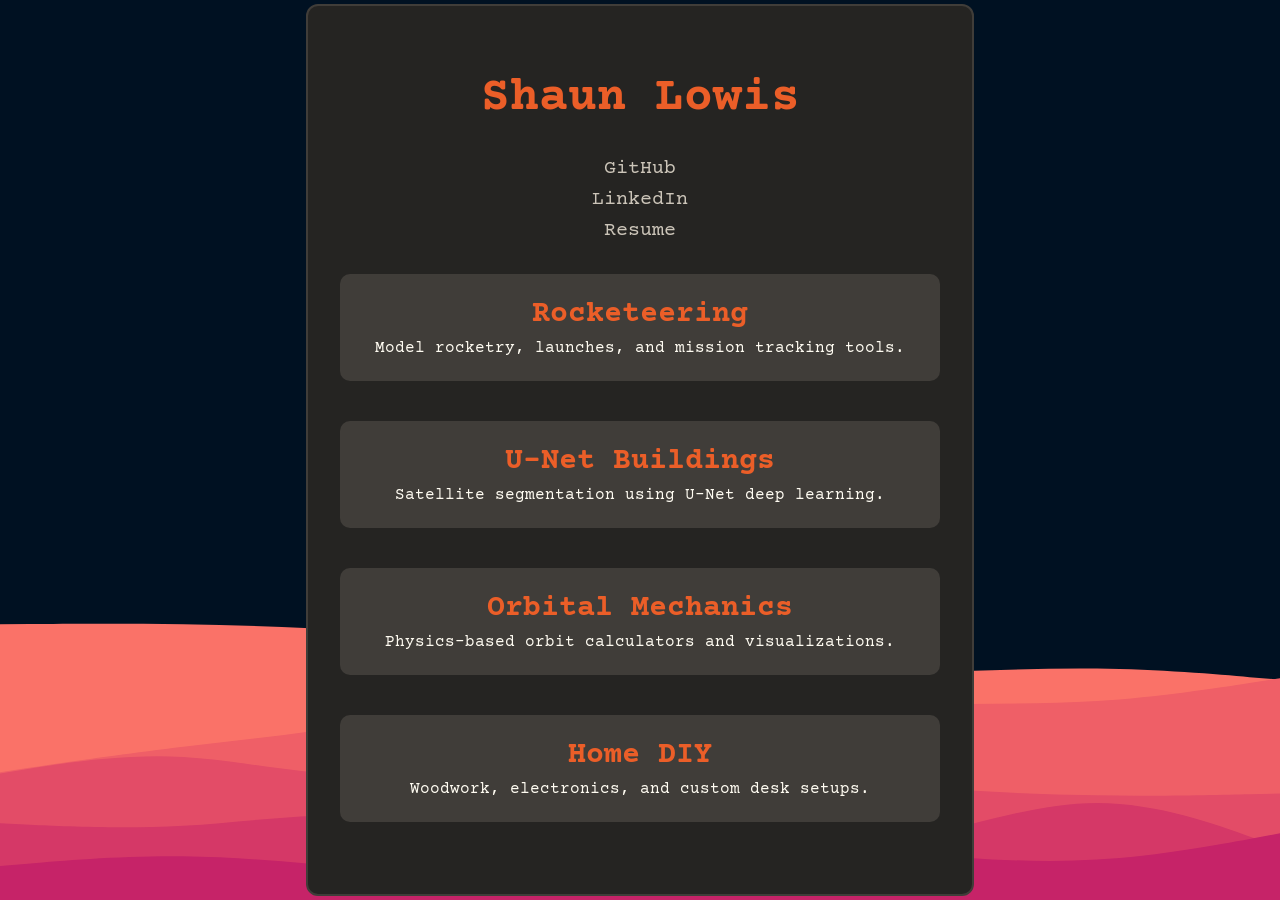
<file: old.html>
<!DOCTYPE html>
<html lang="en">
<head>
  <meta charset="UTF-8" />
  <meta name="viewport" content="width=device-width, initial-scale=0.85" />
  <title>Shaun Lowis</title>
  <link href="https://fonts.googleapis.com/css2?family=Courier+Prime&display=swap" rel="stylesheet">
  <link rel="stylesheet" href="styles.css" />
  <!-- https://www.svgrepo.com/ -->
  <link rel="icon" href="rocket.svg" sizes="any" type="image/svg+xml">
</head>
<body>
  <main>
    <h1>Shaun Lowis</h1>
    <ul>
      <li><a href="https://github.com/shaunlowis" target="_blank">GitHub</a></li>
      <li><a href="https://linkedin.com/in/shaunlowis" target="_blank">LinkedIn</a></li>
      <li><a href="/documents/CV.pdf" target="_blank">Resume</a></li>
    </ul>

    <section class="card">
      <a href="https://shaunlowis.github.io/rocketeering/" target="_blank">
        <div class="card-content">
          <i class="fas fa-rocket icon"></i>
          <h2>Rocketeering</h2>
          <p>Model rocketry, launches, and mission tracking tools.</p>
        </div>
      </a>
    </section>

    <section class="card">
      <a href="https://github.com/shaunlowis/UNET_buildings" target="_blank">
        <div class="card-content">
          <i class="fas fa-brain icon"></i>
          <h2>U-Net Buildings</h2>
          <p>Satellite segmentation using U-Net deep learning.</p>
        </div>
      </a>
    </section>

    <section class="card">
      <a href="https://github.com/shaunlowis/orbit-mech" target="_blank">
        <div class="card-content">
          <i class="fas fa-satellite icon"></i>
          <h2>Orbital Mechanics</h2>
          <p>Physics-based orbit calculators and visualizations.</p>
        </div>
      </a>
    </section>

    <section class="card">
      <a href="https://shaunlowis.github.io/home-diy/" target="_blank">
        <div class="card-content">
          <i class="fas fa-tools icon"></i>
          <h2>Home DIY</h2>
          <p>Woodwork, electronics, and custom desk setups.</p>
        </div>
      </a>
    </section>

  </main>
</body>
</html>
</file>
<file: styles.css>
/* body {
  margin: 0;
  padding: 0;
  font-family: 'Courier Prime', monospace;
  background-color: #252422;
  color: #FFFCF2;
  height: 100vh;
  display: flex;
  align-items: center;
  justify-content: center;
} */

body {
  margin: 0;
  padding: 0;
  font-family: 'Courier Prime', monospace;
  background-color: #252422; /* fallback color */
  background-image: url('layered-waves.svg'); /* https://app.haikei.app/ */
  background-repeat: no-repeat;
  background-position: center center;
  background-size: cover; /* or contain depending on your design */
  color: #FFFCF2;
  height: 100vh;
  display: flex;
  align-items: center;
  justify-content: center;
}

main {
  text-align: center;
  border: 2px solid #403D39;
  padding: 2rem;
  border-radius: 12px;
  background-color: #252422;
  width: 90%;
  max-width: 600px;
}

h1 {
  font-size: 3rem;
  color: #EB5E28;
  margin-bottom: 2rem;
}

ul {
  list-style: none;
  padding: 0;
  margin-bottom: 2rem;
}

li {
  margin: 0.5rem 0;
}

a {
  color: #CCC5B9;
  text-decoration: none;
  font-size: 1.25rem;
  transition: color 0.3s ease;
}

a:hover {
  color: #EB5E28;
}

/* --- Card preview block --- */
.card {
  background-color: #403D39;
  border-radius: 10px;
  padding: 1.5rem;
  transition: transform 0.3s ease;
  margin-bottom: 2.5rem !important;
}

.card:hover {
  transform: scale(1.02);
}

.card a {
  color: inherit;
  text-decoration: none;
}

.card-content h2 {
  color: #EB5E28;
  margin: 0 0 0.5rem 0;
}

.card-content p {
  color: #FFFCF2;
  margin: 0;
  font-size: 1rem;
}

.icon {
  font-size: 2.5rem;
  color: #EB5E28;
  margin-bottom: 0.5rem;
}
</file>
